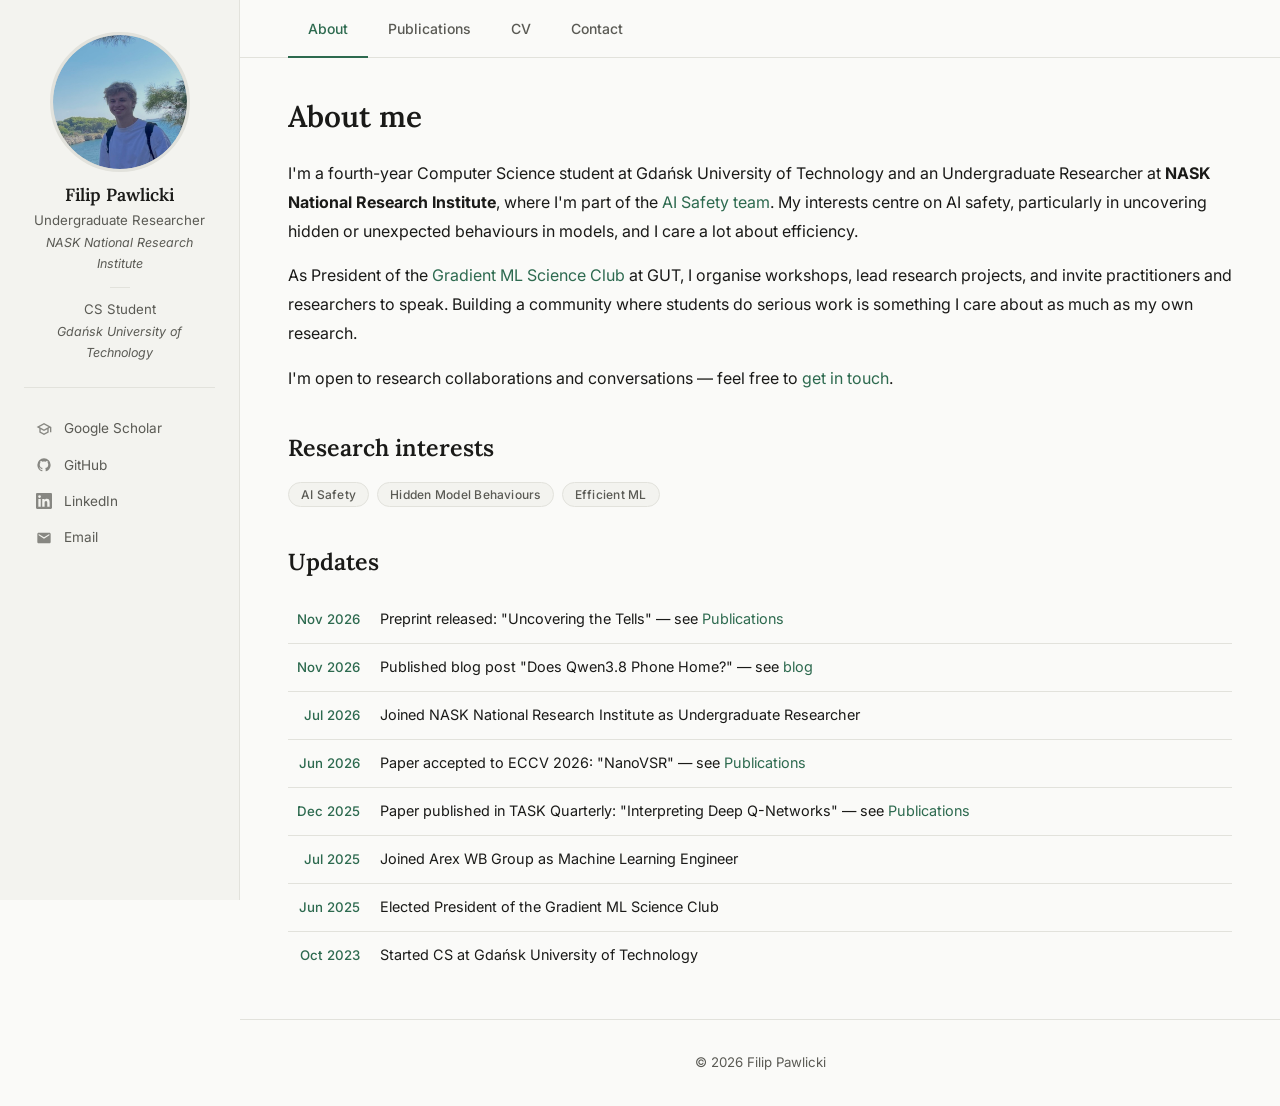
<file: index.html>
<!DOCTYPE html>
<html lang="en">
<head>
  <meta charset="UTF-8">
  <meta name="viewport" content="width=device-width, initial-scale=1.0">
  <meta name="description" content="Filip Pawlicki — Undergraduate Researcher at NASK, CS student at Gdańsk University of Technology, President of the Gradient ML Science Club.">
  <meta property="og:title" content="Filip Pawlicki — Undergraduate Researcher">
  <meta property="og:description" content="Undergraduate Researcher at NASK and CS student at GUT. Working at the intersection of machine learning and cybersecurity.">
  <meta property="og:type" content="website">
  <meta property="og:url" content="https://filippawlicki.com/">
  <meta property="og:image" content="https://filippawlicki.com/assets/photo.jpg">
  <meta property="og:image:width" content="474">
  <meta property="og:image:height" content="474">
  <meta name="twitter:card" content="summary">
  <meta name="twitter:image" content="https://filippawlicki.com/assets/photo.jpg">
  <link rel="canonical" href="https://filippawlicki.com/">
  <title>Filip Pawlicki</title>
  <link rel="icon" href="favicon.svg" type="image/svg+xml">
  <link rel="stylesheet" href="style.css">
</head>
<body>
  <div class="page-wrapper">

    <aside class="sidebar" aria-label="Site sidebar">
      <div class="sidebar-profile">
        <div class="photo-circle">
          <img src="assets/photo.jpg" alt="Filip Pawlicki">
        </div>
        <div class="sidebar-profile-text">
          <span class="sidebar-name">Filip Pawlicki</span>
          <span class="sidebar-title">Undergraduate Researcher</span>
          <span class="sidebar-institution">NASK National Research Institute</span>
          <span class="sidebar-profile-sep" aria-hidden="true"></span>
          <span class="sidebar-title">CS Student</span>
          <span class="sidebar-institution">Gdańsk University of Technology</span>
        </div>
      </div>

      <hr class="sidebar-divider">

      <ul class="sidebar-links" aria-label="Social links">
        <li>
          <a href="https://scholar.google.com/citations?hl=pl&user=1ZQL4qIAAAAJ" target="_blank" rel="noopener noreferrer" title="Google Scholar profile">
            <svg xmlns="http://www.w3.org/2000/svg" viewBox="0 0 24 24" fill="currentColor" aria-hidden="true">
              <path d="M12 3 1 9l4 2.18v6L12 21l7-3.82v-6l2-1.09V17h2V9L12 3zm6.82 6L12 12.72 5.18 9 12 5.28 18.82 9zM17 15.99l-5 2.73-5-2.73v-3.72L12 15l5-2.73v3.72z"/>
            </svg>
            Google Scholar
          </a>
        </li>
        <li>
          <a href="https://github.com/filippawlicki" target="_blank" rel="noopener noreferrer" title="GitHub profile">
            <svg xmlns="http://www.w3.org/2000/svg" viewBox="0 0 24 24" fill="currentColor" aria-hidden="true">
              <path d="M12 2A10 10 0 0 0 2 12c0 4.42 2.87 8.17 6.84 9.5.5.08.66-.23.66-.5v-1.69c-2.77.6-3.36-1.34-3.36-1.34-.46-1.16-1.11-1.47-1.11-1.47-.91-.62.07-.6.07-.6 1 .07 1.53 1.03 1.53 1.03.87 1.52 2.34 1.07 2.91.83.09-.65.35-1.09.63-1.34-2.22-.25-4.55-1.11-4.55-4.92 0-1.11.38-2 1.03-2.71-.1-.25-.45-1.29.1-2.64 0 0 .84-.27 2.75 1.02.79-.22 1.65-.33 2.5-.33.85 0 1.71.11 2.5.33 1.91-1.29 2.75-1.02 2.75-1.02.55 1.35.2 2.39.1 2.64.65.71 1.03 1.6 1.03 2.71 0 3.82-2.34 4.66-4.57 4.91.36.31.69.92.69 1.85V21c0 .27.16.59.67.5C19.14 20.16 22 16.42 22 12A10 10 0 0 0 12 2z"/>
            </svg>
            GitHub
          </a>
        </li>
        <li>
          <a href="https://www.linkedin.com/in/filip-pawlicki/" target="_blank" rel="noopener noreferrer" title="LinkedIn profile">
            <svg xmlns="http://www.w3.org/2000/svg" viewBox="0 0 24 24" fill="currentColor" aria-hidden="true">
              <path d="M20.447 20.452h-3.554v-5.569c0-1.328-.027-3.037-1.852-3.037-1.853 0-2.136 1.445-2.136 2.939v5.667H9.351V9h3.414v1.561h.046c.477-.9 1.637-1.85 3.37-1.85 3.601 0 4.267 2.37 4.267 5.455v6.286zM5.337 7.433a2.062 2.062 0 0 1-2.063-2.065 2.064 2.064 0 1 1 2.063 2.065zm1.782 13.019H3.555V9h3.564v11.452zM22.225 0H1.771C.792 0 0 .774 0 1.729v20.542C0 23.227.792 24 1.771 24h20.451C23.2 24 24 23.227 24 22.271V1.729C24 .774 23.2 0 22.222 0h.003z"/>
            </svg>
            LinkedIn
          </a>
        </li>
        <li>
          <a href="mailto:filip.pawlicki77@gmail.com" title="Send email">
            <svg xmlns="http://www.w3.org/2000/svg" viewBox="0 0 24 24" fill="currentColor" aria-hidden="true">
              <path d="M20 4H4c-1.1 0-2 .9-2 2v12c0 1.1.9 2 2 2h16c1.1 0 2-.9 2-2V6c0-1.1-.9-2-2-2zm0 4-8 5-8-5V6l8 5 8-5v2z"/>
            </svg>
            Email
          </a>
        </li>
      </ul>
    </aside>

    <div class="main-wrapper">

      <nav class="site-nav" aria-label="Main navigation">
        <ul>
          <li><a href="index.html" class="active" aria-current="page">About</a></li>
          <li><a href="publications.html">Publications</a></li>
          <li><a href="cv.html">CV</a></li>
          <li><a href="contact.html">Contact</a></li>
        </ul>
      </nav>

      <main class="main-content">

        <section aria-labelledby="about-heading">
          <h1 id="about-heading">About me</h1>
          <div class="bio-text">
            <p>
              I'm a fourth-year Computer Science student at Gdańsk University of Technology
              and an Undergraduate Researcher at <strong>NASK National Research Institute</strong>,
              where I'm part of the
              <a href="https://cygerts.github.io/group/" target="_blank" rel="noopener noreferrer">AI Safety team</a>.
              My interests centre on AI safety, particularly in uncovering hidden or
              unexpected behaviours in models, and I care a lot about efficiency.
            </p>
            <p>
              As President of the <a href="https://gradient.eti.pg.gda.pl/" target="_blank" rel="noopener noreferrer">Gradient ML Science Club</a>
              at GUT, I organise workshops, lead research projects, and invite practitioners
              and researchers to speak. Building a community where students do serious work
              is something I care about as much as my own research.
            </p>
            <p>
              I'm open to research collaborations and conversations —
              feel free to <a href="contact.html">get in touch</a>.
            </p>
          </div>
        </section>

        <section aria-labelledby="interests-heading">
          <h2 id="interests-heading">Research interests</h2>
          <div class="interests-tags">
            <span class="tag">AI Safety</span>
            <span class="tag">Hidden Model Behaviours</span>
            <span class="tag">Efficient ML</span>
          </div>
        </section>

        <section aria-labelledby="news-heading">
          <h2 id="news-heading">Updates</h2>
          <ul class="news-list">
            <li class="news-item">
              <span class="news-year">Nov 2026</span>
              <span class="news-text">Preprint released: "Uncovering the Tells" — see <a href="publications.html">Publications</a></span>
            </li>
            <li class="news-item">
              <span class="news-year">Nov 2026</span>
              <span class="news-text">Published blog post "Does Qwen3.8 Phone Home?" — see <a href="https://cygerts.github.io/blog/does-qwen3-8-phone-home/" target="_blank" rel="noopener noreferrer">blog</a></span>
            </li>
            <li class="news-item">
              <span class="news-year">Jul 2026</span>
              <span class="news-text">Joined NASK National Research Institute as Undergraduate Researcher</span>
            </li>
            <li class="news-item">
              <span class="news-year">Jun 2026</span>
              <span class="news-text">Paper accepted to ECCV 2026: "NanoVSR" — see <a href="publications.html">Publications</a></span>
            </li>
            <li class="news-item">
              <span class="news-year">Dec 2025</span>
              <span class="news-text">Paper published in TASK Quarterly: "Interpreting Deep Q-Networks" — see <a href="publications.html">Publications</a></span>
            </li>
            <li class="news-item">
              <span class="news-year">Jul 2025</span>
              <span class="news-text">Joined Arex WB Group as Machine Learning Engineer</span>
            </li>
            <li class="news-item">
              <span class="news-year">Jun 2025</span>
              <span class="news-text">Elected President of the Gradient ML Science Club</span>
            </li>
            <li class="news-item">
              <span class="news-year">Oct 2023</span>
              <span class="news-text">Started CS at Gdańsk University of Technology</span>
            </li>
          </ul>
        </section>

      </main>

      <footer class="site-footer">
        <p>© 2026 Filip Pawlicki</p>
      </footer>

    </div>
  </div>
</body>
</html>
</file>
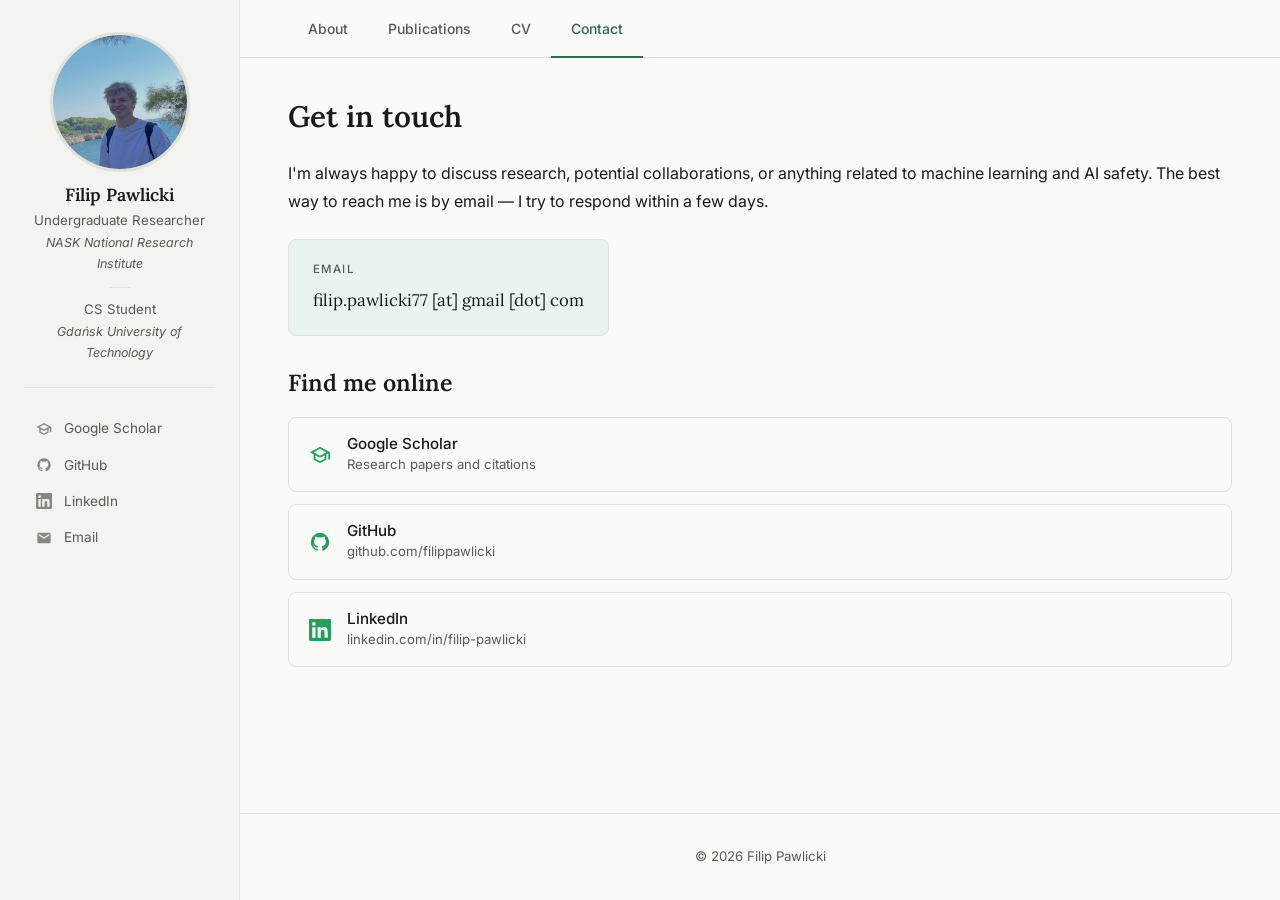
<file: contact.html>
<!DOCTYPE html>
<html lang="en">
<head>
  <meta charset="UTF-8">
  <meta name="viewport" content="width=device-width, initial-scale=1.0">
  <meta name="description" content="Get in touch with Filip Pawlicki — Undergraduate Researcher at NASK and ML researcher. Open to research collaborations.">
  <meta property="og:title" content="Contact — Filip Pawlicki">
  <meta property="og:description" content="Get in touch with Filip Pawlicki — Undergraduate Researcher at NASK and ML researcher.">
  <meta property="og:type" content="website">
  <meta property="og:url" content="https://filippawlicki.com/contact.html">
  <meta property="og:image" content="https://filippawlicki.com/assets/photo.jpg">
  <meta property="og:image:width" content="474">
  <meta property="og:image:height" content="474">
  <meta name="twitter:card" content="summary">
  <meta name="twitter:image" content="https://filippawlicki.com/assets/photo.jpg">
  <link rel="canonical" href="https://filippawlicki.com/contact.html">
  <title>Contact — Filip Pawlicki</title>
  <link rel="icon" href="favicon.svg" type="image/svg+xml">
  <link rel="stylesheet" href="style.css">
</head>
<body>
  <div class="page-wrapper">

    <aside class="sidebar" aria-label="Site sidebar">
      <div class="sidebar-profile">
        <div class="photo-circle">
          <img src="assets/photo.jpg" alt="Filip Pawlicki">
        </div>
        <div class="sidebar-profile-text">
          <span class="sidebar-name">Filip Pawlicki</span>
          <span class="sidebar-title">Undergraduate Researcher</span>
          <span class="sidebar-institution">NASK National Research Institute</span>
          <span class="sidebar-profile-sep" aria-hidden="true"></span>
          <span class="sidebar-title">CS Student</span>
          <span class="sidebar-institution">Gdańsk University of Technology</span>
        </div>
      </div>

      <hr class="sidebar-divider">

      <ul class="sidebar-links" aria-label="Social links">
        <li>
          <a href="https://scholar.google.com/citations?hl=pl&user=1ZQL4qIAAAAJ" target="_blank" rel="noopener noreferrer" title="Google Scholar profile">
            <svg xmlns="http://www.w3.org/2000/svg" viewBox="0 0 24 24" fill="currentColor" aria-hidden="true">
              <path d="M12 3 1 9l4 2.18v6L12 21l7-3.82v-6l2-1.09V17h2V9L12 3zm6.82 6L12 12.72 5.18 9 12 5.28 18.82 9zM17 15.99l-5 2.73-5-2.73v-3.72L12 15l5-2.73v3.72z"/>
            </svg>
            Google Scholar
          </a>
        </li>
        <li>
          <a href="https://github.com/filippawlicki" target="_blank" rel="noopener noreferrer" title="GitHub profile">
            <svg xmlns="http://www.w3.org/2000/svg" viewBox="0 0 24 24" fill="currentColor" aria-hidden="true">
              <path d="M12 2A10 10 0 0 0 2 12c0 4.42 2.87 8.17 6.84 9.5.5.08.66-.23.66-.5v-1.69c-2.77.6-3.36-1.34-3.36-1.34-.46-1.16-1.11-1.47-1.11-1.47-.91-.62.07-.6.07-.6 1 .07 1.53 1.03 1.53 1.03.87 1.52 2.34 1.07 2.91.83.09-.65.35-1.09.63-1.34-2.22-.25-4.55-1.11-4.55-4.92 0-1.11.38-2 1.03-2.71-.1-.25-.45-1.29.1-2.64 0 0 .84-.27 2.75 1.02.79-.22 1.65-.33 2.5-.33.85 0 1.71.11 2.5.33 1.91-1.29 2.75-1.02 2.75-1.02.55 1.35.2 2.39.1 2.64.65.71 1.03 1.6 1.03 2.71 0 3.82-2.34 4.66-4.57 4.91.36.31.69.92.69 1.85V21c0 .27.16.59.67.5C19.14 20.16 22 16.42 22 12A10 10 0 0 0 12 2z"/>
            </svg>
            GitHub
          </a>
        </li>
        <li>
          <a href="https://www.linkedin.com/in/filip-pawlicki/" target="_blank" rel="noopener noreferrer" title="LinkedIn profile">
            <svg xmlns="http://www.w3.org/2000/svg" viewBox="0 0 24 24" fill="currentColor" aria-hidden="true">
              <path d="M20.447 20.452h-3.554v-5.569c0-1.328-.027-3.037-1.852-3.037-1.853 0-2.136 1.445-2.136 2.939v5.667H9.351V9h3.414v1.561h.046c.477-.9 1.637-1.85 3.37-1.85 3.601 0 4.267 2.37 4.267 5.455v6.286zM5.337 7.433a2.062 2.062 0 0 1-2.063-2.065 2.064 2.064 0 1 1 2.063 2.065zm1.782 13.019H3.555V9h3.564v11.452zM22.225 0H1.771C.792 0 0 .774 0 1.729v20.542C0 23.227.792 24 1.771 24h20.451C23.2 24 24 23.227 24 22.271V1.729C24 .774 23.2 0 22.222 0h.003z"/>
            </svg>
            LinkedIn
          </a>
        </li>
        <li>
          <a href="mailto:filip.pawlicki77@gmail.com" title="Send email">
            <svg xmlns="http://www.w3.org/2000/svg" viewBox="0 0 24 24" fill="currentColor" aria-hidden="true">
              <path d="M20 4H4c-1.1 0-2 .9-2 2v12c0 1.1.9 2 2 2h16c1.1 0 2-.9 2-2V6c0-1.1-.9-2-2-2zm0 4-8 5-8-5V6l8 5 8-5v2z"/>
            </svg>
            Email
          </a>
        </li>
      </ul>
    </aside>

    <div class="main-wrapper">

      <nav class="site-nav" aria-label="Main navigation">
        <ul>
          <li><a href="index.html">About</a></li>
          <li><a href="publications.html">Publications</a></li>
          <li><a href="cv.html">CV</a></li>
          <li><a href="contact.html" class="active" aria-current="page">Contact</a></li>
        </ul>
      </nav>

      <main class="main-content">

        <section aria-labelledby="contact-heading">
          <h1 id="contact-heading">Get in touch</h1>

          <p class="contact-intro">
            I'm always happy to discuss research, potential collaborations, or anything
            related to machine learning and AI safety. The best way to reach me is
            by email — I try to respond within a few days.
          </p>

          <div class="contact-email-block">
            <p class="contact-email-label">Email</p>
            <p class="contact-email-address">filip.pawlicki77 [at] gmail [dot] com</p>
          </div>

          <h2>Find me online</h2>
          <div class="contact-links">

            <a href="https://scholar.google.com/citations?hl=pl&user=1ZQL4qIAAAAJ" class="contact-link-item" target="_blank" rel="noopener noreferrer" title="Google Scholar profile">
              <svg class="contact-link-icon" xmlns="http://www.w3.org/2000/svg" viewBox="0 0 24 24" fill="currentColor" aria-hidden="true">
                <path d="M12 3 1 9l4 2.18v6L12 21l7-3.82v-6l2-1.09V17h2V9L12 3zm6.82 6L12 12.72 5.18 9 12 5.28 18.82 9zM17 15.99l-5 2.73-5-2.73v-3.72L12 15l5-2.73v3.72z"/>
              </svg>
              <div>
                <span class="contact-link-label">Google Scholar</span>
                <span class="contact-link-sub">Research papers and citations</span>
              </div>
            </a>

            <a href="https://github.com/filippawlicki" class="contact-link-item" target="_blank" rel="noopener noreferrer" title="GitHub profile">
              <svg class="contact-link-icon" xmlns="http://www.w3.org/2000/svg" viewBox="0 0 24 24" fill="currentColor" aria-hidden="true">
                <path d="M12 2A10 10 0 0 0 2 12c0 4.42 2.87 8.17 6.84 9.5.5.08.66-.23.66-.5v-1.69c-2.77.6-3.36-1.34-3.36-1.34-.46-1.16-1.11-1.47-1.11-1.47-.91-.62.07-.6.07-.6 1 .07 1.53 1.03 1.53 1.03.87 1.52 2.34 1.07 2.91.83.09-.65.35-1.09.63-1.34-2.22-.25-4.55-1.11-4.55-4.92 0-1.11.38-2 1.03-2.71-.1-.25-.45-1.29.1-2.64 0 0 .84-.27 2.75 1.02.79-.22 1.65-.33 2.5-.33.85 0 1.71.11 2.5.33 1.91-1.29 2.75-1.02 2.75-1.02.55 1.35.2 2.39.1 2.64.65.71 1.03 1.6 1.03 2.71 0 3.82-2.34 4.66-4.57 4.91.36.31.69.92.69 1.85V21c0 .27.16.59.67.5C19.14 20.16 22 16.42 22 12A10 10 0 0 0 12 2z"/>
              </svg>
              <div>
                <span class="contact-link-label">GitHub</span>
                <span class="contact-link-sub">github.com/filippawlicki</span>
              </div>
            </a>

            <a href="https://www.linkedin.com/in/filip-pawlicki/" class="contact-link-item" target="_blank" rel="noopener noreferrer" title="LinkedIn profile">
              <svg class="contact-link-icon" xmlns="http://www.w3.org/2000/svg" viewBox="0 0 24 24" fill="currentColor" aria-hidden="true">
                <path d="M20.447 20.452h-3.554v-5.569c0-1.328-.027-3.037-1.852-3.037-1.853 0-2.136 1.445-2.136 2.939v5.667H9.351V9h3.414v1.561h.046c.477-.9 1.637-1.85 3.37-1.85 3.601 0 4.267 2.37 4.267 5.455v6.286zM5.337 7.433a2.062 2.062 0 0 1-2.063-2.065 2.064 2.064 0 1 1 2.063 2.065zm1.782 13.019H3.555V9h3.564v11.452zM22.225 0H1.771C.792 0 0 .774 0 1.729v20.542C0 23.227.792 24 1.771 24h20.451C23.2 24 24 23.227 24 22.271V1.729C24 .774 23.2 0 22.222 0h.003z"/>
              </svg>
              <div>
                <span class="contact-link-label">LinkedIn</span>
                <span class="contact-link-sub">linkedin.com/in/filip-pawlicki</span>
              </div>
            </a>

          </div>
        </section>

      </main>

      <footer class="site-footer">
        <p>© 2026 Filip Pawlicki</p>
      </footer>

    </div>
  </div>
</body>
</html>
</file>
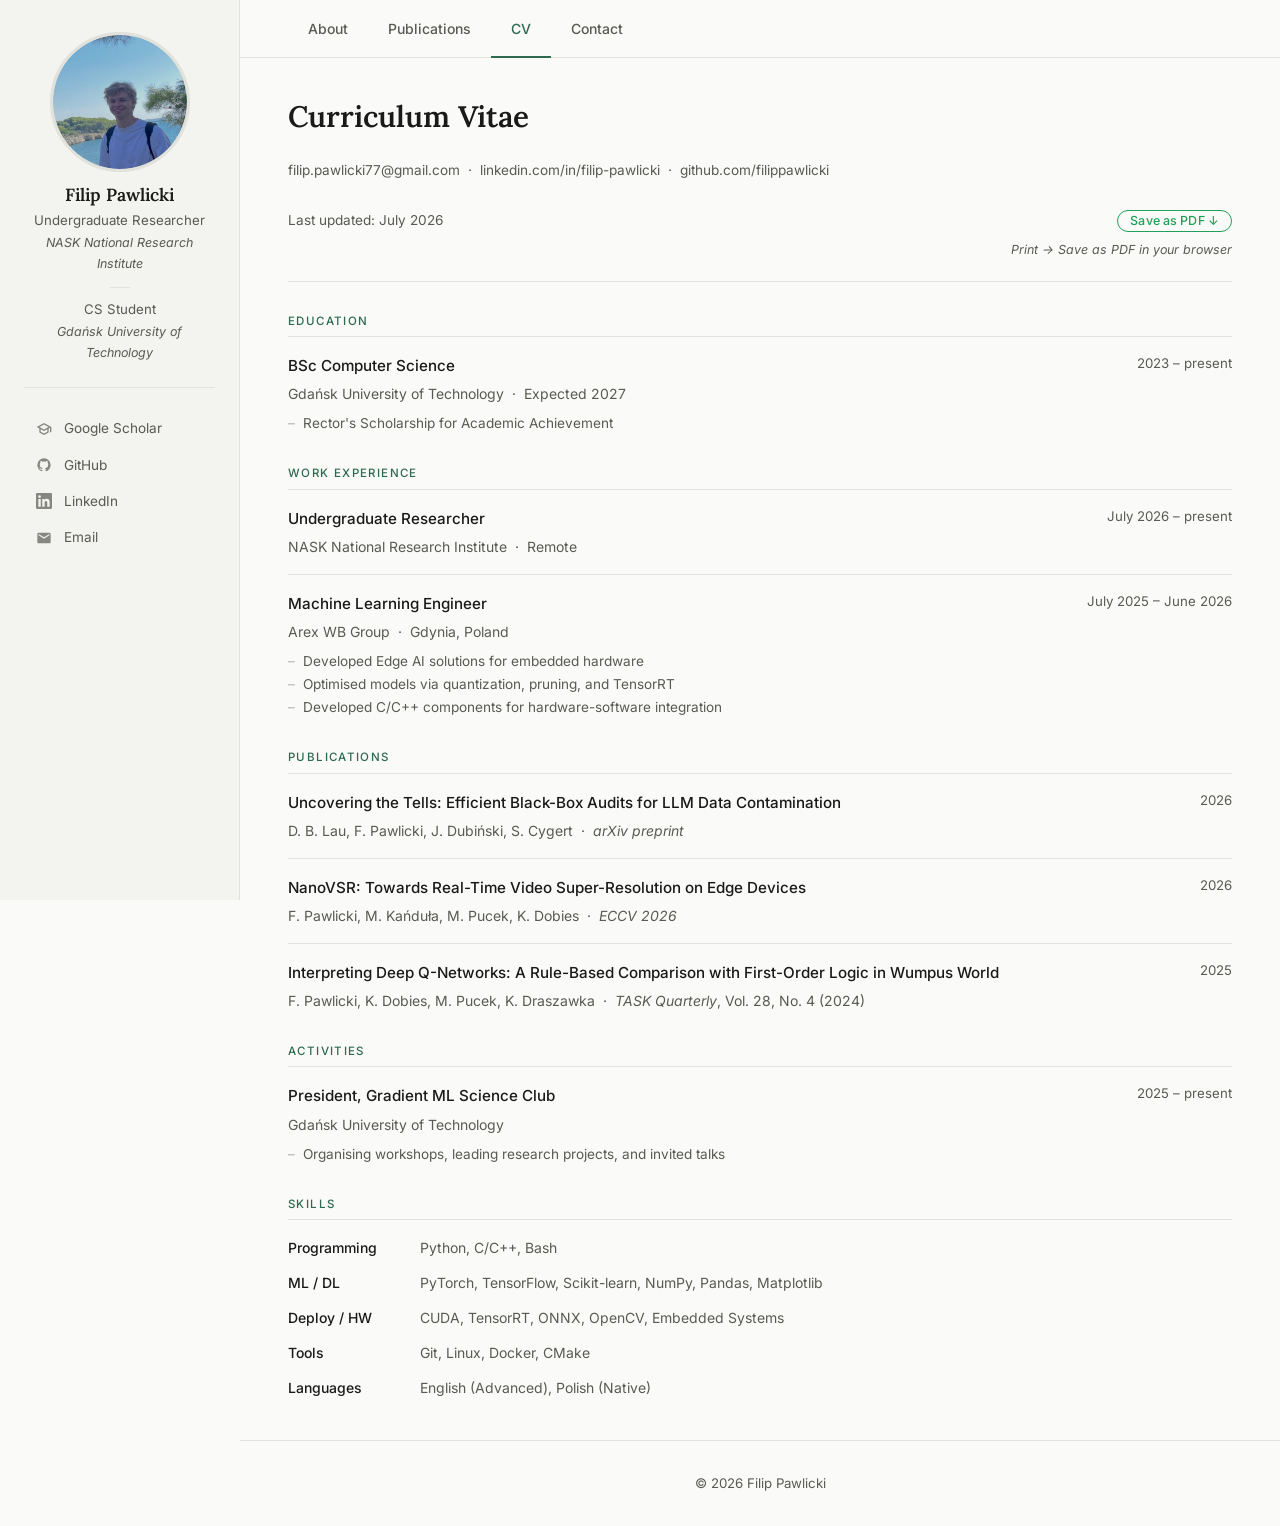
<file: cv.html>
<!DOCTYPE html>
<html lang="en">
<head>
  <meta charset="UTF-8">
  <meta name="viewport" content="width=device-width, initial-scale=1.0">
  <meta name="description" content="Curriculum Vitae of Filip Pawlicki — Undergraduate Researcher at NASK, ML Engineer, CS student at GUT.">
  <meta property="og:title" content="CV — Filip Pawlicki">
  <meta property="og:description" content="CV of Filip Pawlicki — Undergraduate Researcher at NASK and ML researcher.">
  <meta property="og:type" content="website">
  <meta property="og:url" content="https://filippawlicki.com/cv.html">
  <meta property="og:image" content="https://filippawlicki.com/assets/photo.jpg">
  <meta property="og:image:width" content="474">
  <meta property="og:image:height" content="474">
  <meta name="twitter:card" content="summary">
  <meta name="twitter:image" content="https://filippawlicki.com/assets/photo.jpg">
  <link rel="canonical" href="https://filippawlicki.com/cv.html">
  <title>CV — Filip Pawlicki</title>
  <link rel="icon" href="favicon.svg" type="image/svg+xml">
  <link rel="stylesheet" href="style.css">
</head>
<body>
  <div class="page-wrapper">

    <aside class="sidebar" aria-label="Site sidebar">
      <div class="sidebar-profile">
        <div class="photo-circle">
          <img src="assets/photo.jpg" alt="Filip Pawlicki">
        </div>
        <div class="sidebar-profile-text">
          <span class="sidebar-name">Filip Pawlicki</span>
          <span class="sidebar-title">Undergraduate Researcher</span>
          <span class="sidebar-institution">NASK National Research Institute</span>
          <span class="sidebar-profile-sep" aria-hidden="true"></span>
          <span class="sidebar-title">CS Student</span>
          <span class="sidebar-institution">Gdańsk University of Technology</span>
        </div>
      </div>

      <hr class="sidebar-divider">

      <ul class="sidebar-links" aria-label="Social links">
        <li>
          <a href="https://scholar.google.com/citations?hl=pl&user=1ZQL4qIAAAAJ" target="_blank" rel="noopener noreferrer" title="Google Scholar profile">
            <svg xmlns="http://www.w3.org/2000/svg" viewBox="0 0 24 24" fill="currentColor" aria-hidden="true">
              <path d="M12 3 1 9l4 2.18v6L12 21l7-3.82v-6l2-1.09V17h2V9L12 3zm6.82 6L12 12.72 5.18 9 12 5.28 18.82 9zM17 15.99l-5 2.73-5-2.73v-3.72L12 15l5-2.73v3.72z"/>
            </svg>
            Google Scholar
          </a>
        </li>
        <li>
          <a href="https://github.com/filippawlicki" target="_blank" rel="noopener noreferrer" title="GitHub profile">
            <svg xmlns="http://www.w3.org/2000/svg" viewBox="0 0 24 24" fill="currentColor" aria-hidden="true">
              <path d="M12 2A10 10 0 0 0 2 12c0 4.42 2.87 8.17 6.84 9.5.5.08.66-.23.66-.5v-1.69c-2.77.6-3.36-1.34-3.36-1.34-.46-1.16-1.11-1.47-1.11-1.47-.91-.62.07-.6.07-.6 1 .07 1.53 1.03 1.53 1.03.87 1.52 2.34 1.07 2.91.83.09-.65.35-1.09.63-1.34-2.22-.25-4.55-1.11-4.55-4.92 0-1.11.38-2 1.03-2.71-.1-.25-.45-1.29.1-2.64 0 0 .84-.27 2.75 1.02.79-.22 1.65-.33 2.5-.33.85 0 1.71.11 2.5.33 1.91-1.29 2.75-1.02 2.75-1.02.55 1.35.2 2.39.1 2.64.65.71 1.03 1.6 1.03 2.71 0 3.82-2.34 4.66-4.57 4.91.36.31.69.92.69 1.85V21c0 .27.16.59.67.5C19.14 20.16 22 16.42 22 12A10 10 0 0 0 12 2z"/>
            </svg>
            GitHub
          </a>
        </li>
        <li>
          <a href="https://www.linkedin.com/in/filip-pawlicki/" target="_blank" rel="noopener noreferrer" title="LinkedIn profile">
            <svg xmlns="http://www.w3.org/2000/svg" viewBox="0 0 24 24" fill="currentColor" aria-hidden="true">
              <path d="M20.447 20.452h-3.554v-5.569c0-1.328-.027-3.037-1.852-3.037-1.853 0-2.136 1.445-2.136 2.939v5.667H9.351V9h3.414v1.561h.046c.477-.9 1.637-1.85 3.37-1.85 3.601 0 4.267 2.37 4.267 5.455v6.286zM5.337 7.433a2.062 2.062 0 0 1-2.063-2.065 2.064 2.064 0 1 1 2.063 2.065zm1.782 13.019H3.555V9h3.564v11.452zM22.225 0H1.771C.792 0 0 .774 0 1.729v20.542C0 23.227.792 24 1.771 24h20.451C23.2 24 24 23.227 24 22.271V1.729C24 .774 23.2 0 22.222 0h.003z"/>
            </svg>
            LinkedIn
          </a>
        </li>
        <li>
          <a href="mailto:filip.pawlicki77@gmail.com" title="Send email">
            <svg xmlns="http://www.w3.org/2000/svg" viewBox="0 0 24 24" fill="currentColor" aria-hidden="true">
              <path d="M20 4H4c-1.1 0-2 .9-2 2v12c0 1.1.9 2 2 2h16c1.1 0 2-.9 2-2V6c0-1.1-.9-2-2-2zm0 4-8 5-8-5V6l8 5 8-5v2z"/>
            </svg>
            Email
          </a>
        </li>
      </ul>
    </aside>

    <div class="main-wrapper">

      <nav class="site-nav" aria-label="Main navigation">
        <ul>
          <li><a href="index.html">About</a></li>
          <li><a href="publications.html">Publications</a></li>
          <li><a href="cv.html" class="active" aria-current="page">CV</a></li>
          <li><a href="contact.html">Contact</a></li>
        </ul>
      </nav>

      <main class="main-content">

        <section aria-labelledby="cv-heading">
          <p class="cv-name-print" aria-hidden="true">Filip Pawlicki</p>
          <h1 id="cv-heading">Curriculum Vitae</h1>

          <p class="cv-contact-line">
            <a href="mailto:filip.pawlicki77@gmail.com">filip.pawlicki77@gmail.com</a>
            &nbsp;·&nbsp;
            <a href="https://www.linkedin.com/in/filip-pawlicki/" target="_blank" rel="noopener noreferrer">linkedin.com/in/filip-pawlicki</a>
            &nbsp;·&nbsp;
            <a href="https://github.com/filippawlicki" target="_blank" rel="noopener noreferrer">github.com/filippawlicki</a>
          </p>

          <div class="cv-meta">
            <span class="cv-updated">Last updated: July 2026</span>
            <div class="cv-print-actions">
              <button class="pill-link cv-print-btn" onclick="window.print()" aria-label="Save this page as PDF">
                Save as PDF ↓
              </button>
              <p class="cv-print-note">Print → Save as PDF in your browser</p>
            </div>
          </div>

          <div class="cv-section">
            <h2 class="cv-section-heading">Education</h2>
            <div class="cv-entry">
              <span class="cv-entry-title">BSc Computer Science</span>
              <span class="cv-entry-date">2023 – present</span>
              <span class="cv-entry-subtitle">Gdańsk University of Technology &nbsp;·&nbsp; Expected 2027</span>
              <ul class="cv-entry-details">
                <li>Rector's Scholarship for Academic Achievement</li>
              </ul>
            </div>
          </div>

          <div class="cv-section">
            <h2 class="cv-section-heading">Work Experience</h2>

            <div class="cv-entry">
              <span class="cv-entry-title">Undergraduate Researcher</span>
              <span class="cv-entry-date">July 2026 – present</span>
              <span class="cv-entry-subtitle">NASK National Research Institute &nbsp;·&nbsp; Remote</span>
            </div>

            <div class="cv-entry">
              <span class="cv-entry-title">Machine Learning Engineer</span>
              <span class="cv-entry-date">July 2025 – June 2026</span>
              <span class="cv-entry-subtitle">Arex WB Group &nbsp;·&nbsp; Gdynia, Poland</span>
              <ul class="cv-entry-details">
                <li>Developed Edge AI solutions for embedded hardware</li>
                <li>Optimised models via quantization, pruning, and TensorRT</li>
                <li>Developed C/C++ components for hardware-software integration</li>
              </ul>
            </div>
          </div>

          <div class="cv-section">
            <h2 class="cv-section-heading">Publications</h2>
            <div class="cv-entry">
              <span class="cv-entry-title">
                Uncovering the Tells: Efficient Black-Box Audits for LLM Data Contamination
              </span>
              <span class="cv-entry-date">2026</span>
              <span class="cv-entry-subtitle">
                D. B. Lau, F. Pawlicki, J. Dubiński, S. Cygert &nbsp;·&nbsp;
                <em>arXiv preprint</em>
              </span>
            </div>
            <div class="cv-entry">
              <span class="cv-entry-title">
                NanoVSR: Towards Real-Time Video Super-Resolution on Edge Devices
              </span>
              <span class="cv-entry-date">2026</span>
              <span class="cv-entry-subtitle">
                F. Pawlicki, M. Kańduła, M. Pucek, K. Dobies &nbsp;·&nbsp;
                <em>ECCV 2026</em>
              </span>
            </div>
            <div class="cv-entry">
              <span class="cv-entry-title">
                Interpreting Deep Q-Networks: A Rule-Based Comparison with First-Order Logic in Wumpus World
              </span>
              <span class="cv-entry-date">2025</span>
              <span class="cv-entry-subtitle">
                F. Pawlicki, K. Dobies, M. Pucek, K. Draszawka &nbsp;·&nbsp;
                <em>TASK Quarterly</em>, Vol.&nbsp;28, No.&nbsp;4 (2024)
              </span>
            </div>
          </div>

          <div class="cv-section">
            <h2 class="cv-section-heading">Activities</h2>
            <div class="cv-entry">
              <span class="cv-entry-title">President, Gradient ML Science Club</span>
              <span class="cv-entry-date">2025 – present</span>
              <span class="cv-entry-subtitle">Gdańsk University of Technology</span>
              <ul class="cv-entry-details">
                <li>Organising workshops, leading research projects, and invited talks</li>
              </ul>
            </div>
          </div>

          <div class="cv-section">
            <h2 class="cv-section-heading">Skills</h2>
            <div class="cv-skills-table">
              <span class="cv-skill-label">Programming</span>
              <span class="cv-skill-value">Python, C/C++, Bash</span>

              <span class="cv-skill-label">ML / DL</span>
              <span class="cv-skill-value">PyTorch, TensorFlow, Scikit-learn, NumPy, Pandas, Matplotlib</span>

              <span class="cv-skill-label">Deploy / HW</span>
              <span class="cv-skill-value">CUDA, TensorRT, ONNX, OpenCV, Embedded Systems</span>

              <span class="cv-skill-label">Tools</span>
              <span class="cv-skill-value">Git, Linux, Docker, CMake</span>

              <span class="cv-skill-label">Languages</span>
              <span class="cv-skill-value">English (Advanced), Polish (Native)</span>
            </div>
          </div>

        </section>

      </main>

      <footer class="site-footer">
        <p>© 2026 Filip Pawlicki</p>
      </footer>

    </div>
  </div>
</body>
</html>
</file>
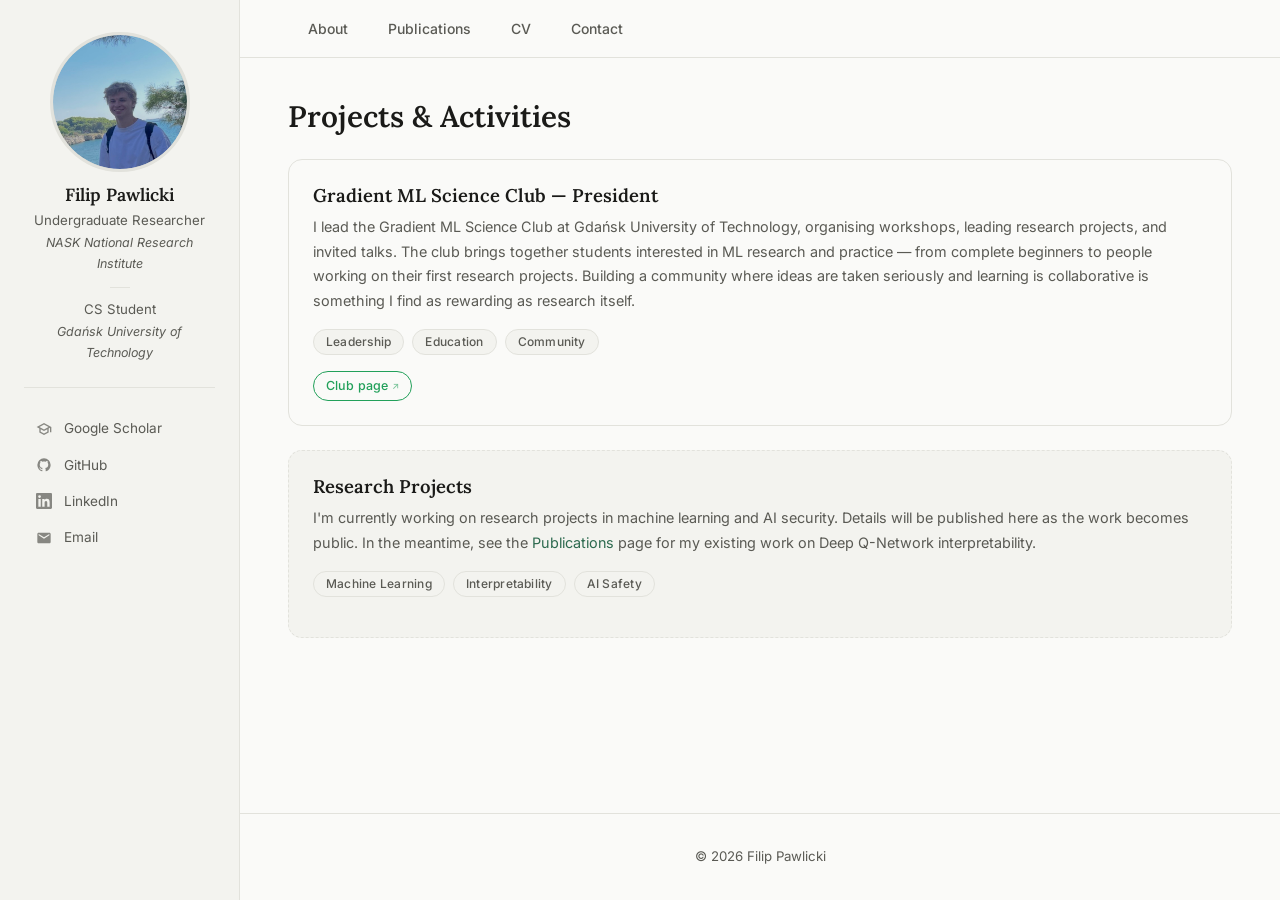
<file: projects.html>
<!DOCTYPE html>
<html lang="en">
<head>
  <meta charset="UTF-8">
  <meta name="viewport" content="width=device-width, initial-scale=1.0">
  <meta name="description" content="Projects and activities by Filip Pawlicki — Gradient ML Science Club, Edge AI research, and more.">
  <meta property="og:title" content="Projects — Filip Pawlicki">
  <meta property="og:description" content="Projects and activities by Filip Pawlicki, Undergraduate Researcher at NASK and CS student at GUT.">
  <meta property="og:type" content="website">
  <meta property="og:url" content="https://filippawlicki.com/projects.html">
  <meta property="og:image" content="https://filippawlicki.com/assets/photo.jpg">
  <meta property="og:image:width" content="474">
  <meta property="og:image:height" content="474">
  <meta name="twitter:card" content="summary">
  <meta name="twitter:image" content="https://filippawlicki.com/assets/photo.jpg">
  <link rel="canonical" href="https://filippawlicki.com/projects.html">
  <title>Projects — Filip Pawlicki</title>
  <link rel="icon" href="favicon.svg" type="image/svg+xml">
  <link rel="stylesheet" href="style.css">
</head>
<body>
  <div class="page-wrapper">

    <aside class="sidebar" aria-label="Site sidebar">
      <div class="sidebar-profile">
        <div class="photo-circle">
          <img src="assets/photo.jpg" alt="Filip Pawlicki">
        </div>
        <div class="sidebar-profile-text">
          <span class="sidebar-name">Filip Pawlicki</span>
          <span class="sidebar-title">Undergraduate Researcher</span>
          <span class="sidebar-institution">NASK National Research Institute</span>
          <span class="sidebar-profile-sep" aria-hidden="true"></span>
          <span class="sidebar-title">CS Student</span>
          <span class="sidebar-institution">Gdańsk University of Technology</span>
        </div>
      </div>

      <hr class="sidebar-divider">

      <ul class="sidebar-links" aria-label="Social links">
        <li>
          <a href="https://scholar.google.com/citations?hl=pl&user=1ZQL4qIAAAAJ" target="_blank" rel="noopener noreferrer" title="Google Scholar profile">
            <svg xmlns="http://www.w3.org/2000/svg" viewBox="0 0 24 24" fill="currentColor" aria-hidden="true">
              <path d="M12 3 1 9l4 2.18v6L12 21l7-3.82v-6l2-1.09V17h2V9L12 3zm6.82 6L12 12.72 5.18 9 12 5.28 18.82 9zM17 15.99l-5 2.73-5-2.73v-3.72L12 15l5-2.73v3.72z"/>
            </svg>
            Google Scholar
          </a>
        </li>
        <li>
          <a href="https://github.com/filippawlicki" target="_blank" rel="noopener noreferrer" title="GitHub profile">
            <svg xmlns="http://www.w3.org/2000/svg" viewBox="0 0 24 24" fill="currentColor" aria-hidden="true">
              <path d="M12 2A10 10 0 0 0 2 12c0 4.42 2.87 8.17 6.84 9.5.5.08.66-.23.66-.5v-1.69c-2.77.6-3.36-1.34-3.36-1.34-.46-1.16-1.11-1.47-1.11-1.47-.91-.62.07-.6.07-.6 1 .07 1.53 1.03 1.53 1.03.87 1.52 2.34 1.07 2.91.83.09-.65.35-1.09.63-1.34-2.22-.25-4.55-1.11-4.55-4.92 0-1.11.38-2 1.03-2.71-.1-.25-.45-1.29.1-2.64 0 0 .84-.27 2.75 1.02.79-.22 1.65-.33 2.5-.33.85 0 1.71.11 2.5.33 1.91-1.29 2.75-1.02 2.75-1.02.55 1.35.2 2.39.1 2.64.65.71 1.03 1.6 1.03 2.71 0 3.82-2.34 4.66-4.57 4.91.36.31.69.92.69 1.85V21c0 .27.16.59.67.5C19.14 20.16 22 16.42 22 12A10 10 0 0 0 12 2z"/>
            </svg>
            GitHub
          </a>
        </li>
        <li>
          <a href="https://www.linkedin.com/in/filip-pawlicki/" target="_blank" rel="noopener noreferrer" title="LinkedIn profile">
            <svg xmlns="http://www.w3.org/2000/svg" viewBox="0 0 24 24" fill="currentColor" aria-hidden="true">
              <path d="M20.447 20.452h-3.554v-5.569c0-1.328-.027-3.037-1.852-3.037-1.853 0-2.136 1.445-2.136 2.939v5.667H9.351V9h3.414v1.561h.046c.477-.9 1.637-1.85 3.37-1.85 3.601 0 4.267 2.37 4.267 5.455v6.286zM5.337 7.433a2.062 2.062 0 0 1-2.063-2.065 2.064 2.064 0 1 1 2.063 2.065zm1.782 13.019H3.555V9h3.564v11.452zM22.225 0H1.771C.792 0 0 .774 0 1.729v20.542C0 23.227.792 24 1.771 24h20.451C23.2 24 24 23.227 24 22.271V1.729C24 .774 23.2 0 22.222 0h.003z"/>
            </svg>
            LinkedIn
          </a>
        </li>
        <li>
          <a href="mailto:filip.pawlicki77@gmail.com" title="Send email">
            <svg xmlns="http://www.w3.org/2000/svg" viewBox="0 0 24 24" fill="currentColor" aria-hidden="true">
              <path d="M20 4H4c-1.1 0-2 .9-2 2v12c0 1.1.9 2 2 2h16c1.1 0 2-.9 2-2V6c0-1.1-.9-2-2-2zm0 4-8 5-8-5V6l8 5 8-5v2z"/>
            </svg>
            Email
          </a>
        </li>
      </ul>
    </aside>

    <div class="main-wrapper">

      <nav class="site-nav" aria-label="Main navigation">
        <ul>
          <li><a href="index.html">About</a></li>
          <li><a href="publications.html">Publications</a></li>
          <li><a href="cv.html">CV</a></li>
          <li><a href="contact.html">Contact</a></li>
        </ul>
      </nav>

      <main class="main-content">

        <section aria-labelledby="projects-heading">
          <h1 id="projects-heading">Projects &amp; Activities</h1>

          <div class="projects-grid">

            <article class="project-card">
              <h2 class="project-title">Gradient ML Science Club — President</h2>
              <p class="project-description">
                I lead the Gradient ML Science Club at Gdańsk University of Technology,
                organising workshops, leading research projects, and invited talks. The club
                brings together students interested in ML research and practice — from
                complete beginners to people working on their first research projects.
                Building a community where ideas are taken seriously and learning is
                collaborative is something I find as rewarding as research itself.
              </p>
              <div class="project-tags">
                <span class="tag">Leadership</span>
                <span class="tag">Education</span>
                <span class="tag">Community</span>
              </div>
              <div class="project-links">
                <a href="https://gradient.eti.pg.gda.pl/" target="_blank" rel="noopener noreferrer" class="pill-link external">Club page</a>
              </div>
            </article>

            <article class="project-card project-muted">
              <h2 class="project-title">Research Projects</h2>
              <p class="project-description">
                I'm currently working on research projects in machine learning and AI security.
                Details will be published here as the work becomes public. In the meantime,
                see the <a href="publications.html">Publications</a> page for my existing work on
                Deep Q-Network interpretability.
              </p>
              <div class="project-tags">
                <span class="tag">Machine Learning</span>
                <span class="tag">Interpretability</span>
                <span class="tag">AI Safety</span>
              </div>
            </article>

          </div>
        </section>

      </main>

      <footer class="site-footer">
        <p>© 2026 Filip Pawlicki</p>
      </footer>

    </div>
  </div>
</body>
</html>
</file>
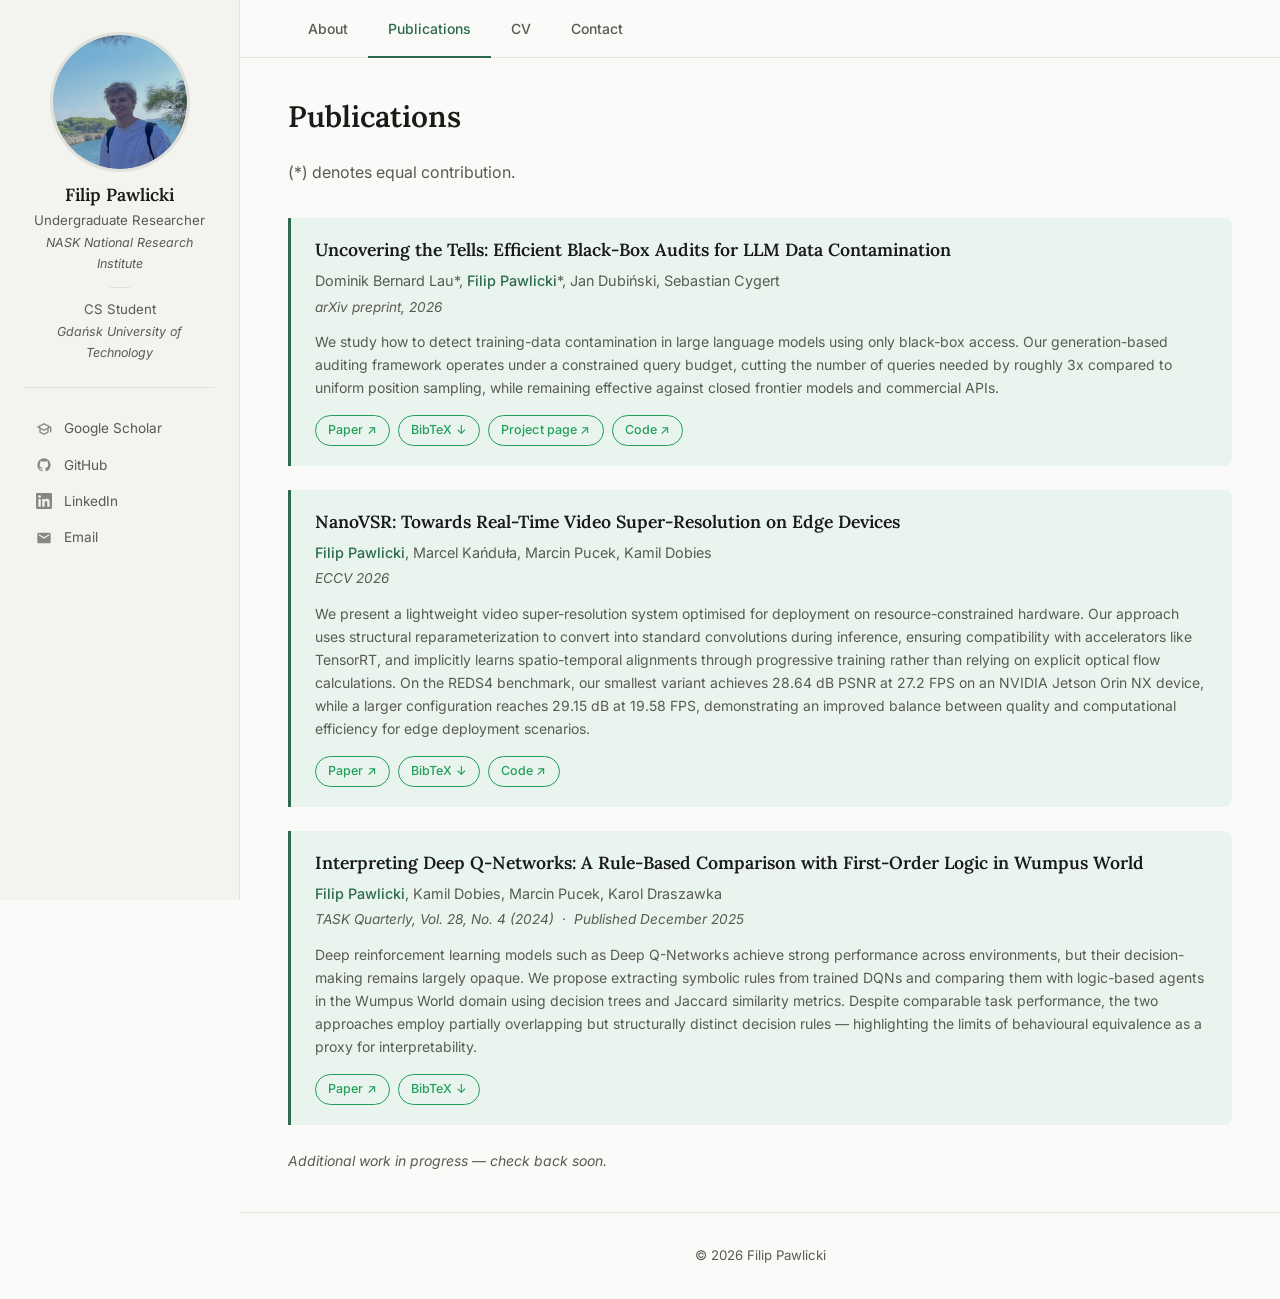
<file: publications.html>
<!DOCTYPE html>
<html lang="en">
<head>
  <meta charset="UTF-8">
  <meta name="viewport" content="width=device-width, initial-scale=1.0">
  <meta name="description" content="Publications by Filip Pawlicki — ML research papers including work on Deep Q-Network interpretability.">
  <meta property="og:title" content="Publications — Filip Pawlicki">
  <meta property="og:description" content="Published research by Filip Pawlicki, including work on interpreting Deep Q-Networks with first-order logic.">
  <meta property="og:type" content="website">
  <meta property="og:url" content="https://filippawlicki.com/publications.html">
  <meta property="og:image" content="https://filippawlicki.com/assets/photo.jpg">
  <meta property="og:image:width" content="474">
  <meta property="og:image:height" content="474">
  <meta name="twitter:card" content="summary">
  <meta name="twitter:image" content="https://filippawlicki.com/assets/photo.jpg">
  <link rel="canonical" href="https://filippawlicki.com/publications.html">
  <title>Publications — Filip Pawlicki</title>
  <link rel="icon" href="favicon.svg" type="image/svg+xml">
  <link rel="stylesheet" href="style.css">
</head>
<body>
  <div class="page-wrapper">

    <aside class="sidebar" aria-label="Site sidebar">
      <div class="sidebar-profile">
        <div class="photo-circle">
          <img src="assets/photo.jpg" alt="Filip Pawlicki">
        </div>
        <div class="sidebar-profile-text">
          <span class="sidebar-name">Filip Pawlicki</span>
          <span class="sidebar-title">Undergraduate Researcher</span>
          <span class="sidebar-institution">NASK National Research Institute</span>
          <span class="sidebar-profile-sep" aria-hidden="true"></span>
          <span class="sidebar-title">CS Student</span>
          <span class="sidebar-institution">Gdańsk University of Technology</span>
        </div>
      </div>

      <hr class="sidebar-divider">

      <ul class="sidebar-links" aria-label="Social links">
        <li>
          <a href="https://scholar.google.com/citations?hl=pl&user=1ZQL4qIAAAAJ" target="_blank" rel="noopener noreferrer" title="Google Scholar profile">
            <svg xmlns="http://www.w3.org/2000/svg" viewBox="0 0 24 24" fill="currentColor" aria-hidden="true">
              <path d="M12 3 1 9l4 2.18v6L12 21l7-3.82v-6l2-1.09V17h2V9L12 3zm6.82 6L12 12.72 5.18 9 12 5.28 18.82 9zM17 15.99l-5 2.73-5-2.73v-3.72L12 15l5-2.73v3.72z"/>
            </svg>
            Google Scholar
          </a>
        </li>
        <li>
          <a href="https://github.com/filippawlicki" target="_blank" rel="noopener noreferrer" title="GitHub profile">
            <svg xmlns="http://www.w3.org/2000/svg" viewBox="0 0 24 24" fill="currentColor" aria-hidden="true">
              <path d="M12 2A10 10 0 0 0 2 12c0 4.42 2.87 8.17 6.84 9.5.5.08.66-.23.66-.5v-1.69c-2.77.6-3.36-1.34-3.36-1.34-.46-1.16-1.11-1.47-1.11-1.47-.91-.62.07-.6.07-.6 1 .07 1.53 1.03 1.53 1.03.87 1.52 2.34 1.07 2.91.83.09-.65.35-1.09.63-1.34-2.22-.25-4.55-1.11-4.55-4.92 0-1.11.38-2 1.03-2.71-.1-.25-.45-1.29.1-2.64 0 0 .84-.27 2.75 1.02.79-.22 1.65-.33 2.5-.33.85 0 1.71.11 2.5.33 1.91-1.29 2.75-1.02 2.75-1.02.55 1.35.2 2.39.1 2.64.65.71 1.03 1.6 1.03 2.71 0 3.82-2.34 4.66-4.57 4.91.36.31.69.92.69 1.85V21c0 .27.16.59.67.5C19.14 20.16 22 16.42 22 12A10 10 0 0 0 12 2z"/>
            </svg>
            GitHub
          </a>
        </li>
        <li>
          <a href="https://www.linkedin.com/in/filip-pawlicki/" target="_blank" rel="noopener noreferrer" title="LinkedIn profile">
            <svg xmlns="http://www.w3.org/2000/svg" viewBox="0 0 24 24" fill="currentColor" aria-hidden="true">
              <path d="M20.447 20.452h-3.554v-5.569c0-1.328-.027-3.037-1.852-3.037-1.853 0-2.136 1.445-2.136 2.939v5.667H9.351V9h3.414v1.561h.046c.477-.9 1.637-1.85 3.37-1.85 3.601 0 4.267 2.37 4.267 5.455v6.286zM5.337 7.433a2.062 2.062 0 0 1-2.063-2.065 2.064 2.064 0 1 1 2.063 2.065zm1.782 13.019H3.555V9h3.564v11.452zM22.225 0H1.771C.792 0 0 .774 0 1.729v20.542C0 23.227.792 24 1.771 24h20.451C23.2 24 24 23.227 24 22.271V1.729C24 .774 23.2 0 22.222 0h.003z"/>
            </svg>
            LinkedIn
          </a>
        </li>
        <li>
          <a href="mailto:filip.pawlicki77@gmail.com" title="Send email">
            <svg xmlns="http://www.w3.org/2000/svg" viewBox="0 0 24 24" fill="currentColor" aria-hidden="true">
              <path d="M20 4H4c-1.1 0-2 .9-2 2v12c0 1.1.9 2 2 2h16c1.1 0 2-.9 2-2V6c0-1.1-.9-2-2-2zm0 4-8 5-8-5V6l8 5 8-5v2z"/>
            </svg>
            Email
          </a>
        </li>
      </ul>
    </aside>

    <div class="main-wrapper">

      <nav class="site-nav" aria-label="Main navigation">
        <ul>
          <li><a href="index.html">About</a></li>
          <li><a href="publications.html" class="active" aria-current="page">Publications</a></li>
          <li><a href="cv.html">CV</a></li>
          <li><a href="contact.html">Contact</a></li>
        </ul>
      </nav>

      <main class="main-content">

        <section aria-labelledby="publications-heading">
          <h1 id="publications-heading">Publications</h1>
          <p class="intro-line">
            (*) denotes equal contribution.
          </p>

          <div class="publications-list" role="list">

            <article class="publication-card" role="listitem">
              <p class="publication-title">
                Uncovering the Tells: Efficient Black-Box Audits for LLM Data Contamination
              </p>
              <p class="publication-authors">
                Dominik Bernard Lau*, <span class="author-self">Filip Pawlicki</span>*,
                Jan Dubiński, Sebastian Cygert
              </p>
              <p class="publication-venue">
                arXiv preprint, 2026
              </p>
              <p class="publication-abstract">
                We study how to detect training-data contamination in large language models using
                only black-box access. Our generation-based auditing framework operates under a
                constrained query budget, cutting the number of queries needed by roughly 3x compared
                to uniform position sampling, while remaining effective against closed frontier models
                and commercial APIs.
              </p>
              <div class="publication-links">
                <a href="https://arxiv.org/abs/2611.30639"
                   target="_blank" rel="noopener noreferrer"
                   class="pill-link" aria-label="View paper">Paper ↗</a>
                <a href="assets/lau2026uncoveringthetells.bib"
                   download="lau2026uncoveringthetells.bib"
                   class="pill-link" aria-label="Download BibTeX citation">BibTeX ↓</a>
                <a href="https://cygerts.github.io/project-pages/uncovering-the-tells/"
                   target="_blank" rel="noopener noreferrer"
                   class="pill-link" aria-label="View project page">Project page ↗</a>
                <a href="https://github.com/NASK-AISafety/uncovering-the-tells"
                   target="_blank" rel="noopener noreferrer"
                   class="pill-link" aria-label="View code">Code ↗</a>
              </div>
            </article>

            <article class="publication-card" role="listitem">
              <p class="publication-title">
                NanoVSR: Towards Real-Time Video Super-Resolution on Edge Devices
              </p>
              <p class="publication-authors">
                <span class="author-self">Filip Pawlicki</span>,
                Marcel Kańduła, Marcin Pucek, Kamil Dobies
              </p>
              <p class="publication-venue">
                ECCV 2026
              </p>
              <p class="publication-abstract">
                We present a lightweight video super-resolution system optimised for deployment on
                resource-constrained hardware. Our approach uses structural reparameterization to
                convert into standard convolutions during inference, ensuring compatibility with
                accelerators like TensorRT, and implicitly learns spatio-temporal alignments through
                progressive training rather than relying on explicit optical flow calculations. On the
                REDS4 benchmark, our smallest variant achieves 28.64 dB PSNR at 27.2 FPS on an NVIDIA
                Jetson Orin NX device, while a larger configuration reaches 29.15 dB at 19.58 FPS,
                demonstrating an improved balance between quality and computational efficiency for edge
                deployment scenarios.
              </p>
              <div class="publication-links">
                <a href="https://arxiv.org/abs/2607.10495"
                   target="_blank" rel="noopener noreferrer"
                   class="pill-link" aria-label="View paper">Paper ↗</a>
                <a href="assets/pawlicki2026nanovsr.bib"
                   download="pawlicki2026nanovsr.bib"
                   class="pill-link" aria-label="Download BibTeX citation">BibTeX ↓</a>
                <a href="https://github.com/filippawlicki/nanovsr"
                   target="_blank" rel="noopener noreferrer"
                   class="pill-link" aria-label="View code">Code ↗</a>
              </div>
            </article>

            <article class="publication-card" role="listitem">
              <p class="publication-title">
                Interpreting Deep Q-Networks: A Rule-Based Comparison with First-Order Logic in Wumpus World
              </p>
              <p class="publication-authors">
                <span class="author-self">Filip Pawlicki</span>,
                Kamil Dobies, Marcin Pucek, Karol Draszawka
              </p>
              <p class="publication-venue">
                TASK Quarterly, Vol.&nbsp;28, No.&nbsp;4 (2024) &nbsp;·&nbsp;
                Published December 2025
              </p>
              <p class="publication-abstract">
                Deep reinforcement learning models such as Deep Q-Networks achieve strong performance
                across environments, but their decision-making remains largely opaque. We propose
                extracting symbolic rules from trained DQNs and comparing them with logic-based agents
                in the Wumpus World domain using decision trees and Jaccard similarity metrics.
                Despite comparable task performance, the two approaches employ partially overlapping
                but structurally distinct decision rules — highlighting the limits of behavioural
                equivalence as a proxy for interpretability.
              </p>
              <div class="publication-links">
                <a href="https://journal.mostwiedzy.pl/TASKQuarterly/article/view/3640"
                   target="_blank" rel="noopener noreferrer"
                   class="pill-link" aria-label="View paper">Paper ↗</a>
                <a href="assets/pawlicki2024.bib"
                   download="pawlicki2024.bib"
                   class="pill-link" aria-label="Download BibTeX citation">BibTeX ↓</a>
              </div>
            </article>

          </div>

          <p class="publications-note">Additional work in progress — check back soon.</p>
        </section>

      </main>

      <footer class="site-footer">
        <p>© 2026 Filip Pawlicki</p>
      </footer>

    </div>
  </div>
</body>
</html>
</file>
<file: style.css>
@import url('https://fonts.googleapis.com/css2?family=Inter:wght@400;500&family=Lora:ital,wght@0,400;0,600;1,400&display=swap');

:root {
  --color-bg:            #fafaf8;
  --color-text:          #1a1a18;
  --color-secondary:     #5a5a54;
  --color-accent:        #2d6a4f;
  --color-accent-vivid:  #22a05a;
  --color-accent-light:  #eaf4ef;
  --color-border:        #e2e2dc;
  --color-sidebar-bg:    #f3f3ef;
  --color-photo-bg:      #d8d8d2;

  --font-body:    'Inter', system-ui, -apple-system, sans-serif;
  --font-heading: 'Lora', Georgia, 'Times New Roman', serif;

  --sp-1:  0.25rem;
  --sp-2:  0.5rem;
  --sp-3:  0.75rem;
  --sp-4:  1rem;
  --sp-5:  1.25rem;
  --sp-6:  1.5rem;
  --sp-8:  2rem;
  --sp-10: 2.5rem;
  --sp-12: 3rem;

  --sidebar-width:     240px;
  --content-max-width: 1050px;

  --transition:    0.15s ease;
  --radius-sm:     4px;
  --radius-md:     8px;
  --radius-lg:     14px;
  --radius-full:   9999px;
  --shadow-card:   0 2px 8px rgba(0,0,0,0.06);
  --shadow-hover:  0 6px 22px rgba(0,0,0,0.10);
}

*, *::before, *::after {
  box-sizing: border-box;
  margin: 0;
  padding: 0;
}

html {
  font-size: 16px;
  scroll-behavior: smooth;
  -webkit-font-smoothing: antialiased;
  -moz-osx-font-smoothing: grayscale;
}

body {
  background-color: var(--color-bg);
  color: var(--color-text);
  font-family: var(--font-body);
  font-size: 1rem;
  line-height: 1.65;
}

img {
  max-width: 100%;
  height: auto;
  display: block;
}

ul, ol {
  list-style: none;
}

a {
  color: var(--color-accent);
  text-decoration: none;
  transition: color var(--transition);
}

a:hover {
  text-decoration: underline;
  text-underline-offset: 3px;
}

a.external::after {
  content: '\202F\2197';
  font-size: 0.75em;
  opacity: 0.6;
  display: inline;
  text-decoration: none;
}

h1, h2, h3, h4 {
  font-family: var(--font-heading);
  line-height: 1.25;
  color: var(--color-text);
}

h1 { font-size: 1.85rem; font-weight: 600; margin-bottom: var(--sp-6); }
h2 { font-size: 1.45rem; font-weight: 600; margin-bottom: var(--sp-5); }
h3 { font-size: 1.15rem; font-weight: 600; margin-bottom: var(--sp-3); }

p {
  margin-bottom: var(--sp-4);
}

p:last-child {
  margin-bottom: 0;
}

.page-wrapper {
  display: flex;
  min-height: 100vh;
  align-items: flex-start;
}

.sidebar {
  width: var(--sidebar-width);
  flex-shrink: 0;
  background-color: var(--color-sidebar-bg);
  border-right: 1px solid var(--color-border);
  padding: var(--sp-8) var(--sp-6);
  position: sticky;
  top: 0;
  height: 100vh;
  overflow-y: auto;
  display: flex;
  flex-direction: column;
  gap: var(--sp-5);
  scrollbar-width: none;
}

.sidebar::-webkit-scrollbar {
  width: 0;
}

.sidebar-profile {
  display: flex;
  flex-direction: column;
  align-items: center;
  text-align: center;
  gap: var(--sp-3);
}

.photo-circle {
  width: 140px;
  height: 140px;
  border-radius: 50%;
  background-color: var(--color-photo-bg);
  border: 3px solid var(--color-border);
  display: flex;
  align-items: center;
  justify-content: center;
  overflow: hidden;
  flex-shrink: 0;
  position: relative;
}

.photo-circle img {
  width: 100%;
  height: 100%;
  object-fit: cover;
  position: absolute;
  inset: 0;
  border-radius: 50%;
}

.photo-initials {
  font-family: var(--font-heading);
  font-size: 2rem;
  font-weight: 600;
  color: var(--color-secondary);
  letter-spacing: 0.06em;
  user-select: none;
}

.sidebar-profile-text {
  display: flex;
  flex-direction: column;
  gap: var(--sp-1);
  align-items: center;
}

.sidebar-name {
  font-family: var(--font-heading);
  font-size: 1.1rem;
  font-weight: 600;
  color: var(--color-text);
  line-height: 1.3;
}

.sidebar-title {
  font-size: 0.83rem;
  color: var(--color-secondary);
  line-height: 1.4;
  font-weight: 400;
}

.sidebar-institution {
  font-size: 0.78rem;
  color: var(--color-secondary);
  font-style: italic;
}

.sidebar-divider {
  border: none;
  border-top: 1px solid var(--color-border);
  margin: var(--sp-1) 0;
}

.sidebar-links {
  display: flex;
  flex-direction: column;
  gap: var(--sp-1);
}

.sidebar-links li a {
  display: flex;
  align-items: center;
  gap: var(--sp-3);
  font-size: 0.85rem;
  font-weight: 400;
  color: var(--color-secondary);
  text-decoration: none;
  padding: var(--sp-2) var(--sp-3);
  border-radius: var(--radius-sm);
  transition: color var(--transition), background-color var(--transition);
  line-height: 1.2;
}

.sidebar-links li a:hover {
  color: var(--color-accent-vivid);
  background-color: var(--color-accent-light);
  text-decoration: none;
}

.sidebar-links li a svg {
  width: 16px;
  height: 16px;
  flex-shrink: 0;
  opacity: 0.7;
  transition: opacity var(--transition);
}

.sidebar-links li a:hover svg {
  opacity: 1;
}

.main-wrapper {
  flex: 1;
  min-width: 0;
  display: flex;
  flex-direction: column;
  min-height: 100vh;
}

.site-nav {
  border-bottom: 1px solid var(--color-border);
  padding: 0 var(--sp-12);
  background-color: var(--color-bg);
  position: sticky;
  top: 0;
  z-index: 10;
}

.site-nav ul {
  display: flex;
  flex-wrap: wrap;
  gap: 0;
  list-style: none;
}

.site-nav ul li a {
  display: block;
  padding: var(--sp-4) var(--sp-5);
  font-size: 0.875rem;
  font-weight: 500;
  color: var(--color-secondary);
  text-decoration: none;
  border-bottom: 2px solid transparent;
  transition: color var(--transition), border-color var(--transition);
  position: relative;
  bottom: -1px;
}

.site-nav ul li a:hover {
  color: #5a9e78;
  border-bottom-color: #5a9e78;
  text-decoration: none;
}

.site-nav ul li a.active {
  color: var(--color-accent);
  border-bottom-color: var(--color-accent);
}

.main-content {
  padding: var(--sp-10) var(--sp-12);
  max-width: var(--content-max-width);
  width: 100%;
  flex: 1;
  margin-left: auto;
  margin-right: auto;
}

.site-footer {
  padding: var(--sp-8) var(--sp-12);
  border-top: 1px solid var(--color-border);
  text-align: center;
  font-size: 0.83rem;
  color: var(--color-secondary);
}

section + section {
  margin-top: var(--sp-10);
}

.section-title {
  font-family: var(--font-heading);
  font-size: 1.45rem;
  font-weight: 600;
  color: var(--color-text);
  margin-bottom: var(--sp-5);
  padding-bottom: var(--sp-3);
  border-bottom: 1px solid var(--color-border);
}

.intro-line {
  font-size: 1rem;
  color: var(--color-secondary);
  margin-bottom: var(--sp-8);
  line-height: 1.7;
}

.bio-text {
  font-size: 1rem;
  line-height: 1.8;
  color: var(--color-text);
}

.interests-tags {
  display: flex;
  flex-wrap: wrap;
  gap: var(--sp-2);
  margin-top: var(--sp-3);
}

.news-list {
  display: flex;
  flex-direction: column;
}

.news-item {
  display: flex;
  gap: var(--sp-5);
  align-items: baseline;
  padding: var(--sp-3) 0;
  border-bottom: 1px solid var(--color-border);
  font-size: 0.9rem;
}

.news-item:last-child {
  border-bottom: none;
}

.news-year {
  display: inline-block;
  color: var(--color-accent);
  font-weight: 500;
  font-size: 0.83rem;
  flex-shrink: 0;
  width: 4.5rem;
  white-space: nowrap;
  text-align: right;
}

.news-text {
  color: var(--color-text);
  line-height: 1.55;
}

.publications-list {
  display: flex;
  flex-direction: column;
  gap: var(--sp-6);
}

.publication-card {
  border-left: 3px solid var(--color-accent);
  background-color: var(--color-accent-light);
  padding: var(--sp-5) var(--sp-6);
  border-radius: 0 var(--radius-md) var(--radius-md) 0;
}

.publication-title {
  font-family: var(--font-heading);
  font-size: 1.1rem;
  font-weight: 600;
  color: var(--color-text);
  margin-bottom: var(--sp-2);
  line-height: 1.35;
}

.publication-authors {
  font-size: 0.9rem;
  color: var(--color-secondary);
  margin-bottom: var(--sp-1);
  line-height: 1.5;
}

.author-self {
  color: var(--color-accent);
  font-weight: 500;
}

.publication-venue {
  font-size: 0.85rem;
  color: var(--color-secondary);
  font-style: italic;
  margin-bottom: var(--sp-3);
}

.publication-abstract {
  font-size: 0.875rem;
  color: var(--color-secondary);
  margin-bottom: var(--sp-4);
  line-height: 1.65;
}

.publication-links {
  display: flex;
  flex-wrap: wrap;
  gap: var(--sp-2);
}

.pill-link {
  display: inline-flex;
  align-items: center;
  gap: 2px;
  padding: var(--sp-1) var(--sp-3);
  border: 1.5px solid var(--color-accent-vivid);
  color: var(--color-accent-vivid);
  border-radius: var(--radius-full);
  font-size: 0.78rem;
  font-weight: 500;
  text-decoration: none;
  font-family: var(--font-body);
  letter-spacing: 0.01em;
  transition: background-color var(--transition), color var(--transition);
}

.pill-link:hover {
  background-color: var(--color-accent-vivid);
  color: #fff;
  text-decoration: none;
}

.publications-note {
  font-style: italic;
  font-size: 0.875rem;
  color: var(--color-secondary);
  margin-top: var(--sp-6);
}

.projects-grid {
  display: flex;
  flex-direction: column;
  gap: var(--sp-6);
}

.project-card {
  border: 1px solid var(--color-border);
  border-radius: var(--radius-lg);
  padding: var(--sp-6);
  background-color: var(--color-bg);
  transition: transform var(--transition), box-shadow var(--transition);
}

.project-card:hover {
  transform: translateY(-2px);
  box-shadow: var(--shadow-hover);
}

.project-card.project-muted {
  background-color: var(--color-sidebar-bg);
  border-style: dashed;
}

.project-card.project-muted:hover {
  transform: translateY(-1px);
  box-shadow: var(--shadow-card);
}

.project-title {
  font-family: var(--font-heading);
  font-size: 1.15rem;
  font-weight: 600;
  color: var(--color-text);
  margin-bottom: var(--sp-2);
}

.project-description {
  font-size: 0.9rem;
  color: var(--color-secondary);
  line-height: 1.7;
  margin-bottom: var(--sp-4);
}

.project-tags {
  display: flex;
  flex-wrap: wrap;
  gap: var(--sp-2);
  margin-bottom: var(--sp-4);
}

.tag {
  padding: 2px var(--sp-3);
  background-color: var(--color-sidebar-bg);
  border: 1px solid var(--color-border);
  border-radius: var(--radius-full);
  font-size: 0.75rem;
  color: var(--color-secondary);
  font-weight: 500;
  letter-spacing: 0.02em;
}

.project-links {
  display: flex;
  flex-wrap: wrap;
  gap: var(--sp-3);
}

.cv-meta {
  display: flex;
  align-items: baseline;
  justify-content: space-between;
  flex-wrap: wrap;
  gap: var(--sp-3);
  margin-bottom: var(--sp-8);
  padding-bottom: var(--sp-5);
  border-bottom: 1px solid var(--color-border);
}

.cv-updated {
  font-size: 0.85rem;
  color: var(--color-secondary);
}

.cv-section {
  margin-bottom: var(--sp-8);
}

.cv-section:last-child {
  margin-bottom: 0;
}

.cv-section-heading {
  font-family: var(--font-body);
  font-size: 0.72rem;
  font-weight: 500;
  color: var(--color-accent);
  text-transform: uppercase;
  letter-spacing: 0.12em;
  padding-bottom: var(--sp-2);
  border-bottom: 1px solid var(--color-border);
  margin-bottom: var(--sp-4);
}

.cv-entry {
  display: grid;
  grid-template-columns: 1fr auto;
  grid-template-rows: auto auto;
  column-gap: var(--sp-6);
  row-gap: var(--sp-1);
  padding-bottom: var(--sp-4);
  margin-bottom: var(--sp-4);
  border-bottom: 1px solid var(--color-border);
}

.cv-entry:last-child {
  border-bottom: none;
  padding-bottom: 0;
  margin-bottom: 0;
}

.cv-entry-title {
  font-weight: 500;
  font-size: 0.95rem;
  color: var(--color-text);
  grid-column: 1;
  grid-row: 1;
}

.cv-entry-subtitle {
  font-size: 0.875rem;
  color: var(--color-secondary);
  grid-column: 1 / -1;
  grid-row: 2;
}

.cv-entry-details {
  list-style: none;
  grid-column: 1 / -1;
  grid-row: 3;
  margin-top: var(--sp-1);
  display: flex;
  flex-direction: column;
  gap: 2px;
}

.cv-entry-details li {
  position: relative;
  padding-left: 1.1em;
  font-size: 0.85rem;
  color: var(--color-secondary);
  line-height: 1.55;
}

.cv-entry-details li::before {
  content: '–';
  position: absolute;
  left: 0;
  opacity: 0.45;
}

.cv-entry-date {
  font-size: 0.83rem;
  color: var(--color-secondary);
  text-align: right;
  white-space: nowrap;
  grid-column: 2;
  grid-row: 1;
  align-self: start;
}

.cv-skills-table {
  display: grid;
  grid-template-columns: 7rem 1fr;
  gap: var(--sp-3) var(--sp-5);
  align-items: baseline;
}

.cv-skill-label {
  font-size: 0.875rem;
  font-weight: 500;
  color: var(--color-text);
}

.cv-skill-value {
  font-size: 0.875rem;
  color: var(--color-secondary);
}

.contact-intro {
  font-size: 1rem;
  color: var(--color-text);
  line-height: 1.75;
  margin-bottom: var(--sp-6);
}

.contact-email-block {
  background-color: var(--color-accent-light);
  border: 1px solid var(--color-border);
  border-radius: var(--radius-md);
  padding: var(--sp-5) var(--sp-6);
  display: inline-block;
  margin-bottom: var(--sp-8);
}

.contact-email-label {
  font-size: 0.72rem;
  font-weight: 500;
  color: var(--color-secondary);
  text-transform: uppercase;
  letter-spacing: 0.1em;
  margin-bottom: var(--sp-2);
}

.contact-email-address {
  font-family: var(--font-heading);
  font-size: 1.05rem;
  color: var(--color-text);
  user-select: all;
}

.contact-links {
  display: flex;
  flex-direction: column;
  gap: var(--sp-3);
}

.contact-link-item {
  display: flex;
  align-items: center;
  gap: var(--sp-4);
  padding: var(--sp-4) var(--sp-5);
  border: 1px solid var(--color-border);
  border-radius: var(--radius-md);
  color: var(--color-text);
  text-decoration: none;
  background-color: var(--color-bg);
  transition: border-color var(--transition), background-color var(--transition), transform var(--transition), color var(--transition);
}

.contact-link-item:hover {
  border-color: var(--color-accent);
  background-color: var(--color-accent-light);
  transform: translateY(-1px);
  color: var(--color-accent);
  text-decoration: none;
}

.contact-link-icon {
  width: 22px;
  height: 22px;
  flex-shrink: 0;
  color: var(--color-accent-vivid);
  transition: color var(--transition);
}

.contact-link-label {
  font-weight: 500;
  font-size: 0.95rem;
  display: block;
  line-height: 1.3;
}

.contact-link-sub {
  font-size: 0.825rem;
  color: var(--color-secondary);
  display: block;
  transition: color var(--transition);
}

.contact-link-item:hover .contact-link-sub {
  color: var(--color-accent);
  opacity: 0.8;
}

@media (max-width: 768px) {
  .page-wrapper {
    flex-direction: column;
  }

  .sidebar {
    width: 100%;
    height: auto;
    position: static;
    padding: var(--sp-5);
    border-right: none;
    border-bottom: 1px solid var(--color-border);
    flex-direction: column;
    align-items: flex-start;
    gap: var(--sp-4);
    overflow: visible;
  }

  .sidebar-profile {
    flex-direction: row;
    text-align: left;
    align-items: center;
    gap: var(--sp-4);
    width: 100%;
  }

  .sidebar-profile-text {
    align-items: flex-start;
  }

  .photo-circle {
    width: 68px;
    height: 68px;
  }

  .photo-initials {
    font-size: 1.2rem;
  }

  .sidebar-divider {
    display: none;
  }

  .sidebar-links {
    flex-direction: row;
    flex-wrap: wrap;
    gap: var(--sp-1);
    width: 100%;
  }

  .site-nav {
    padding: 0 var(--sp-4);
    position: static;
  }

  .site-nav ul {
    flex-wrap: nowrap;
    overflow-x: auto;
    -webkit-overflow-scrolling: touch;
    scrollbar-width: none;
  }

  .site-nav ul::-webkit-scrollbar {
    height: 0;
  }

  .site-nav ul li a {
    padding: var(--sp-3) var(--sp-4);
    white-space: nowrap;
    font-size: 0.83rem;
  }

  .main-content {
    padding: var(--sp-6) var(--sp-5);
  }

  .site-footer {
    padding: var(--sp-6) var(--sp-5);
  }

  .cv-entry {
    grid-template-columns: 1fr;
    grid-template-rows: auto auto auto;
    gap: var(--sp-1);
  }

  .cv-entry-date {
    text-align: left;
    grid-column: 1;
    grid-row: 2;
    color: var(--color-accent);
    font-size: 0.8rem;
  }

  .cv-entry-subtitle {
    grid-row: 3;
  }

  .cv-entry-details {
    grid-row: 4;
  }

  .cv-skills-table {
    grid-template-columns: 1fr;
    gap: var(--sp-1);
  }

  .cv-skill-label {
    margin-top: var(--sp-3);
    color: var(--color-accent);
    font-size: 0.8rem;
    text-transform: uppercase;
    letter-spacing: 0.05em;
  }

  .cv-meta {
    flex-direction: column;
    align-items: flex-start;
    gap: var(--sp-2);
  }

  .contact-email-block {
    width: 100%;
    display: block;
  }

  h1 { font-size: 1.5rem; }
  h2 { font-size: 1.25rem; }
}

.cv-name-print {
  display: none;
}

.cv-contact-line {
  font-size: 0.85rem;
  color: var(--color-secondary);
  margin-bottom: var(--sp-6);
}

.cv-contact-line a {
  color: var(--color-secondary);
  text-decoration: none;
}

.cv-contact-line a:hover {
  color: var(--color-accent);
  text-decoration: underline;
}

@media print {
  .cv-contact-line a {
    color: #000;
  }
}

.sidebar-profile-sep {
  display: block;
  width: 20px;
  height: 1px;
  background-color: var(--color-border);
  margin: var(--sp-2) 0;
  flex-shrink: 0;
}

button.pill-link {
  cursor: pointer;
  background: transparent;
  line-height: 1;
}

@media (min-width: 769px) {
  .cv-print-actions {
    text-align: right;
  }
}

.cv-print-note {
  font-size: 0.78rem;
  color: var(--color-secondary);
  margin-top: var(--sp-2);
  font-style: italic;
}

@page {
  margin: 0;
}

@media print {
  .sidebar,
  .site-nav,
  .site-footer,
  .cv-print-btn,
  .cv-print-note {
    display: none !important;
  }

  .page-wrapper {
    display: block;
  }

  .main-wrapper {
    width: 100%;
  }

  .main-content {
    padding: 1cm 1.5cm;
    max-width: 100%;
  }

  body {
    font-size: 9.5pt;
    color: #000;
    background: #fff;
    line-height: 1.5;
  }

  h1, h2, h3, h4 {
    color: #000;
  }

  .cv-name-print {
    display: block;
    text-align: center;
    font-family: 'Lora', Georgia, serif;
    font-size: 20pt;
    font-weight: 600;
    color: #000;
    margin-bottom: 0.05cm;
  }

  h1 {
    text-align: center;
    font-size: 8pt;
    font-weight: 400;
    letter-spacing: 0.15em;
    text-transform: uppercase;
    color: #555;
    margin-bottom: 0.15cm;
  }

  a {
    color: #000;
    text-decoration: none;
  }

  a.external::after {
    display: none;
  }

  .pill-link {
    border-color: #444;
    color: #444;
  }

  .project-card,
  .publication-card {
    box-shadow: none;
    page-break-inside: avoid;
    break-inside: avoid;
  }

  .project-card:hover {
    transform: none;
    box-shadow: none;
  }

  .cv-contact-line {
    margin-bottom: 0.12cm;
    font-size: 8pt;
    text-align: center;
  }

  .cv-meta {
    margin-bottom: 0.2cm;
    padding-bottom: 0.12cm;
  }

  .cv-updated {
    font-size: 7pt;
    color: #999;
  }

  .cv-section {
    margin-bottom: 0.3cm;
    page-break-inside: avoid;
    break-inside: avoid;
  }

  .cv-section-heading {
    font-size: 6.5pt;
    margin-bottom: 0.12cm;
    padding-bottom: 0.06cm;
    color: #000;
    letter-spacing: 0.12em;
  }

  .cv-entry {
    padding-bottom: 0.12cm;
    margin-bottom: 0.12cm;
    row-gap: 1pt;
  }

  .cv-entry-title {
    font-size: 9.5pt;
    font-weight: 500;
  }

  .cv-entry-subtitle,
  .cv-entry-date {
    font-size: 8.5pt;
    line-height: 1.4;
  }

  .cv-entry-details {
    margin-top: 0.5pt;
  }

  .cv-entry-details li {
    font-size: 8.5pt;
    line-height: 1.4;
    padding-left: 0.9em;
  }

  .cv-skills-table {
    display: block;
    line-height: 1.55;
  }

  .cv-skill-label {
    display: inline;
    font-size: 7.5pt;
    font-weight: 600;
    color: #444;
    text-transform: uppercase;
    letter-spacing: 0.05em;
  }

  .cv-skill-label::after {
    content: ':  ';
  }

  .cv-skill-value {
    display: inline;
    font-size: 8.5pt;
    color: #111;
  }

  .cv-skill-value::after {
    content: '';
    display: block;
    height: 0.04cm;
  }
}
</file>
